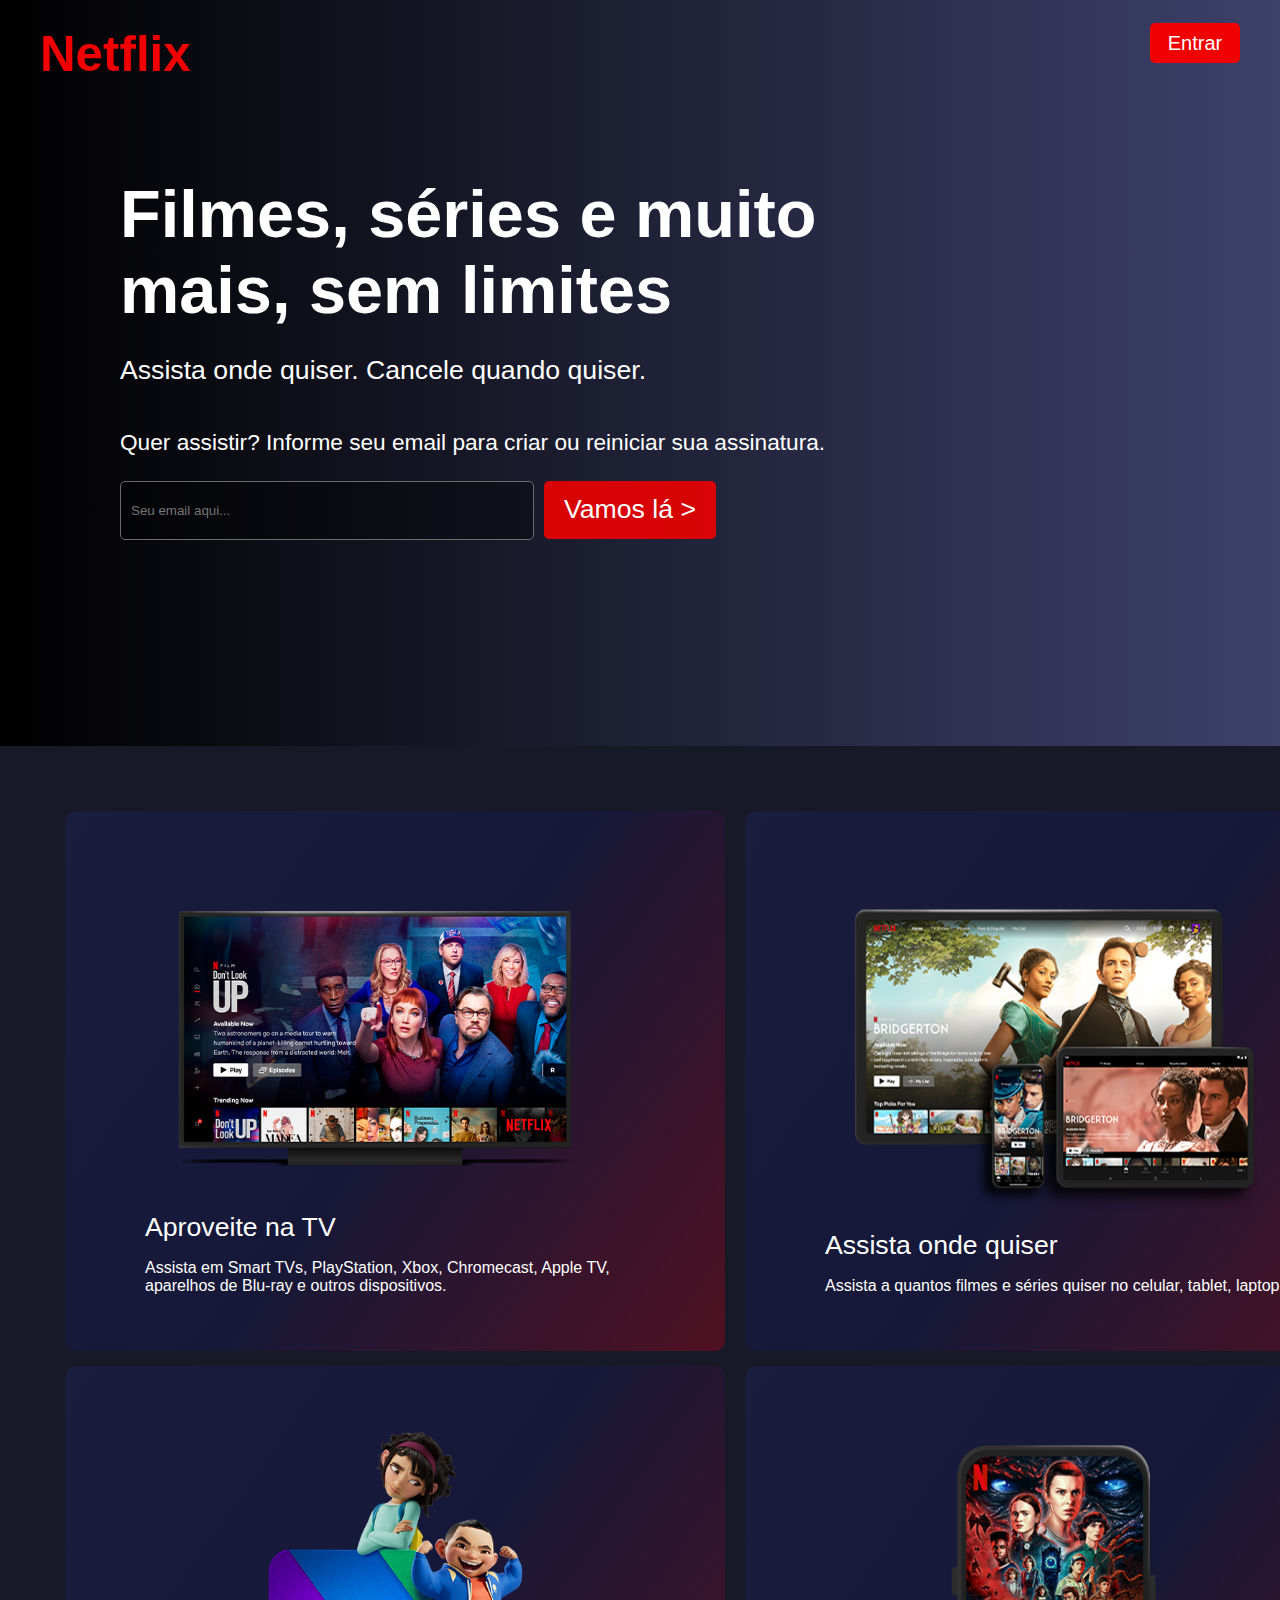
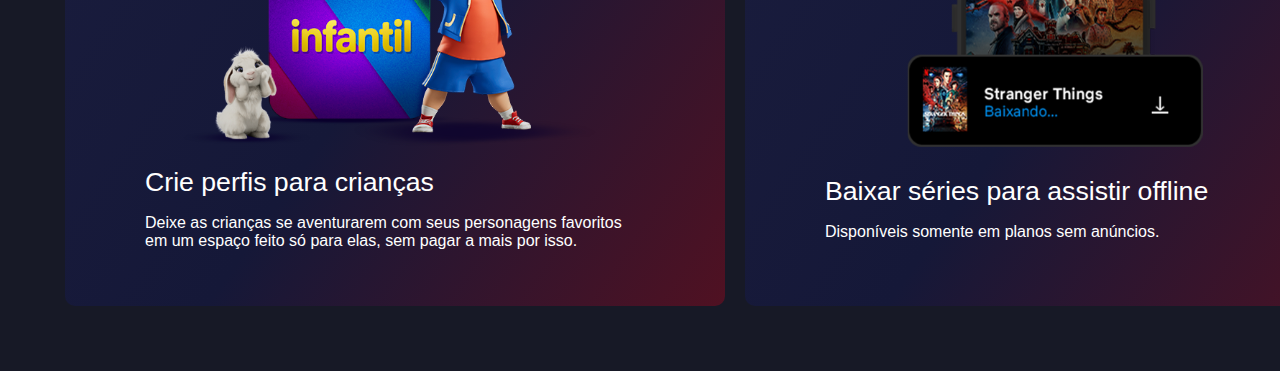
<file: index.html>
<!DOCTYPE html>
<html lang="pt-br">
<head>
    <meta charset="UTF-8">
    <meta http-equiv="X-UA-Compatible" content="IE=edge">
    <meta name="viewport" content="width=device-width, initial-scale=1.0">
    <title>Document</title>
    <link rel="stylesheet" href="style.css">
</head>
<body>
    <header>
        <h1>Netflix</h1>
        <button id="entrar">Entrar</button>
    </header>
    <main>
        <section class="content1">
            <h1>Filmes, séries e muito mais, sem limites</h1>
            <p>Assista onde quiser. Cancele quando quiser.</p>
        </section>
        <section class="content2">
            <p>Quer assistir? Informe seu email para criar ou reiniciar sua assinatura.</p>
            <div class="login">
                <input type="email" class="email" placeholder="Seu email aqui...">
                <a href="index2.html" target="_blank" rel="next">
                <input type="submit" value="Vamos lá >" class="submit"></a>
            </div>
        </section>
    </main>
    <nav>
        <section class="=coluna1">
            <div class="content3">
                <img src="netflixproject/en.png">
                <p class="titulo">Aproveite na TV</p>
                <p>Assista em Smart TVs, PlayStation, Xbox, Chromecast, Apple TV, aparelhos de Blu-ray e outros dispositivos.</p>
            </div>
            <div class="content5">
                <img src="netflixproject/crie-perfis-criancas.png">
                <p class="titulo">Crie perfis para crianças</p>
                <p>Deixe as crianças se aventurarem com seus personagens favoritos em um espaço feito só para elas, sem pagar a mais por isso.
                </p>
            </div>
        </section>
        <section class="coluna2">
            <div class="content4">
                <img src="netflixproject/assista-onde-quiser.png">
                <p class="titulo">Assista onde quiser</p>
                <p>Assista a quantos filmes e séries quiser no celular, tablet, laptop e TV.
                </p>
            </div>
            <div class="content6">
                <img src="netflixproject/baixar-series-off.png">
                <p class="titulo">Baixar séries para assistir offline</p>
                <p>Disponíveis somente em planos sem anúncios.</p>
            </div>
        </section>
    </nav>
</body>
</html>
</file>
<file: style.css>
* {
    font-family: Arial, Helvetica, sans-serif;
}

body {
    margin: 0;
    padding: 0;
    background-color: #171926;
}

header{
    padding: 3px 40px;
    height: 100px;
    color: #f00000;
    background-image: linear-gradient(to right, #000, #3d416a);
    display: flex;
    justify-content: space-between;
}
header>button{
    background-color: #f00000;
    color: #fff;
    height: 40px;
    width: 90px;
    font-size: 15pt;
    border: solid #f00000;
    border-radius: 5px;
    margin-top: 20px;
    margin-bottom: auto;
}
header>h1{
    font-size: 37pt;
    margin-top: auto;
    margin-bottom: auto;
}
main {
    height: 500px;
    padding: 70px 120px;
    font-size: 20pt;
    display: flex;
    flex-direction: column;
    background-image: linear-gradient(to right, #000, #3d416a);
    color: #fff;
}

main>section {
    height: 230px;
    width: 800px;
}

.content1>h1{
    font-size: 50pt;
    margin: 0px;
}

.content1>p {
    margin-bottom: 0px;
}

.email{
    height: 55px;
    width: 400px;
    padding-left: 10px;
    margin: 5px 5px;
    margin-left: 0px;
    border: solid #6c6c6c 1px;
    background-color: #0000005b;
    border-radius: 5px;
}
.submit{
    height: 58px;
    width: 172px;
    background-color: #f00000e1;
    color: #fff;
    font-size: 20pt;
    border: solid #f0000000;
    border-radius: 5px;
}
.content2>p{
    font-size: 17pt;
    margin-bottom: 8px;
    display: flex
}
.login {
    margin-top: 20px;
    display: flex;
}

.login>a {
    margin: 5px 5px;
}

img{
    height: 380px;
    width: 460px;
}

.coluna1{
    margin-top: 20px;
    
}
.content3{
    background-image: linear-gradient(-955deg, #1a1d3e, #151838, #501122);
    color: #fff;
    width: 500px;
    height: 460px;
    padding: 40px 80px;
    border-radius: 10px;
    display: flex;
    flex-direction: column;
    justify-content: center;
    margin:15px 10px;
}

.content5{
    background-image: linear-gradient(-955deg, #1a1d3e, #151838, #501122);
    color: #fff;
    width: 500px;
    height: 460px;
    padding: 40px 80px;
    border-radius: 10px;
    display: flex;
    flex-direction: column;
    justify-content: center;
    margin: 15px 10px;
}

.content4{
    background-image: linear-gradient(-955deg, #1a1d3e, #151838, #501122);
    color: #fff;
    width: 500px;
    height: 460px;
    padding: 40px 80px;
    border-radius: 10px;
    display: flex;
    flex-direction: column;
    justify-content: center;
    margin: 15px 10px;
}

.content6{
    background-image: linear-gradient(-955deg, #1a1d3e, #151838, #501122);
    color: #fff;
    width: 500px;
    height: 460px;
    padding: 40px 80px;
    border-radius: 10px;
    display: flex;
    flex-direction: column;
    justify-content: center;
    margin: 15px 10px;
}

.content6>img{
    height: 360px;
}

nav{
    display: flex;
    margin: 50px 55px;
}

.titulo{
    font-size: 20pt;
    margin: 0;
}
</file>
